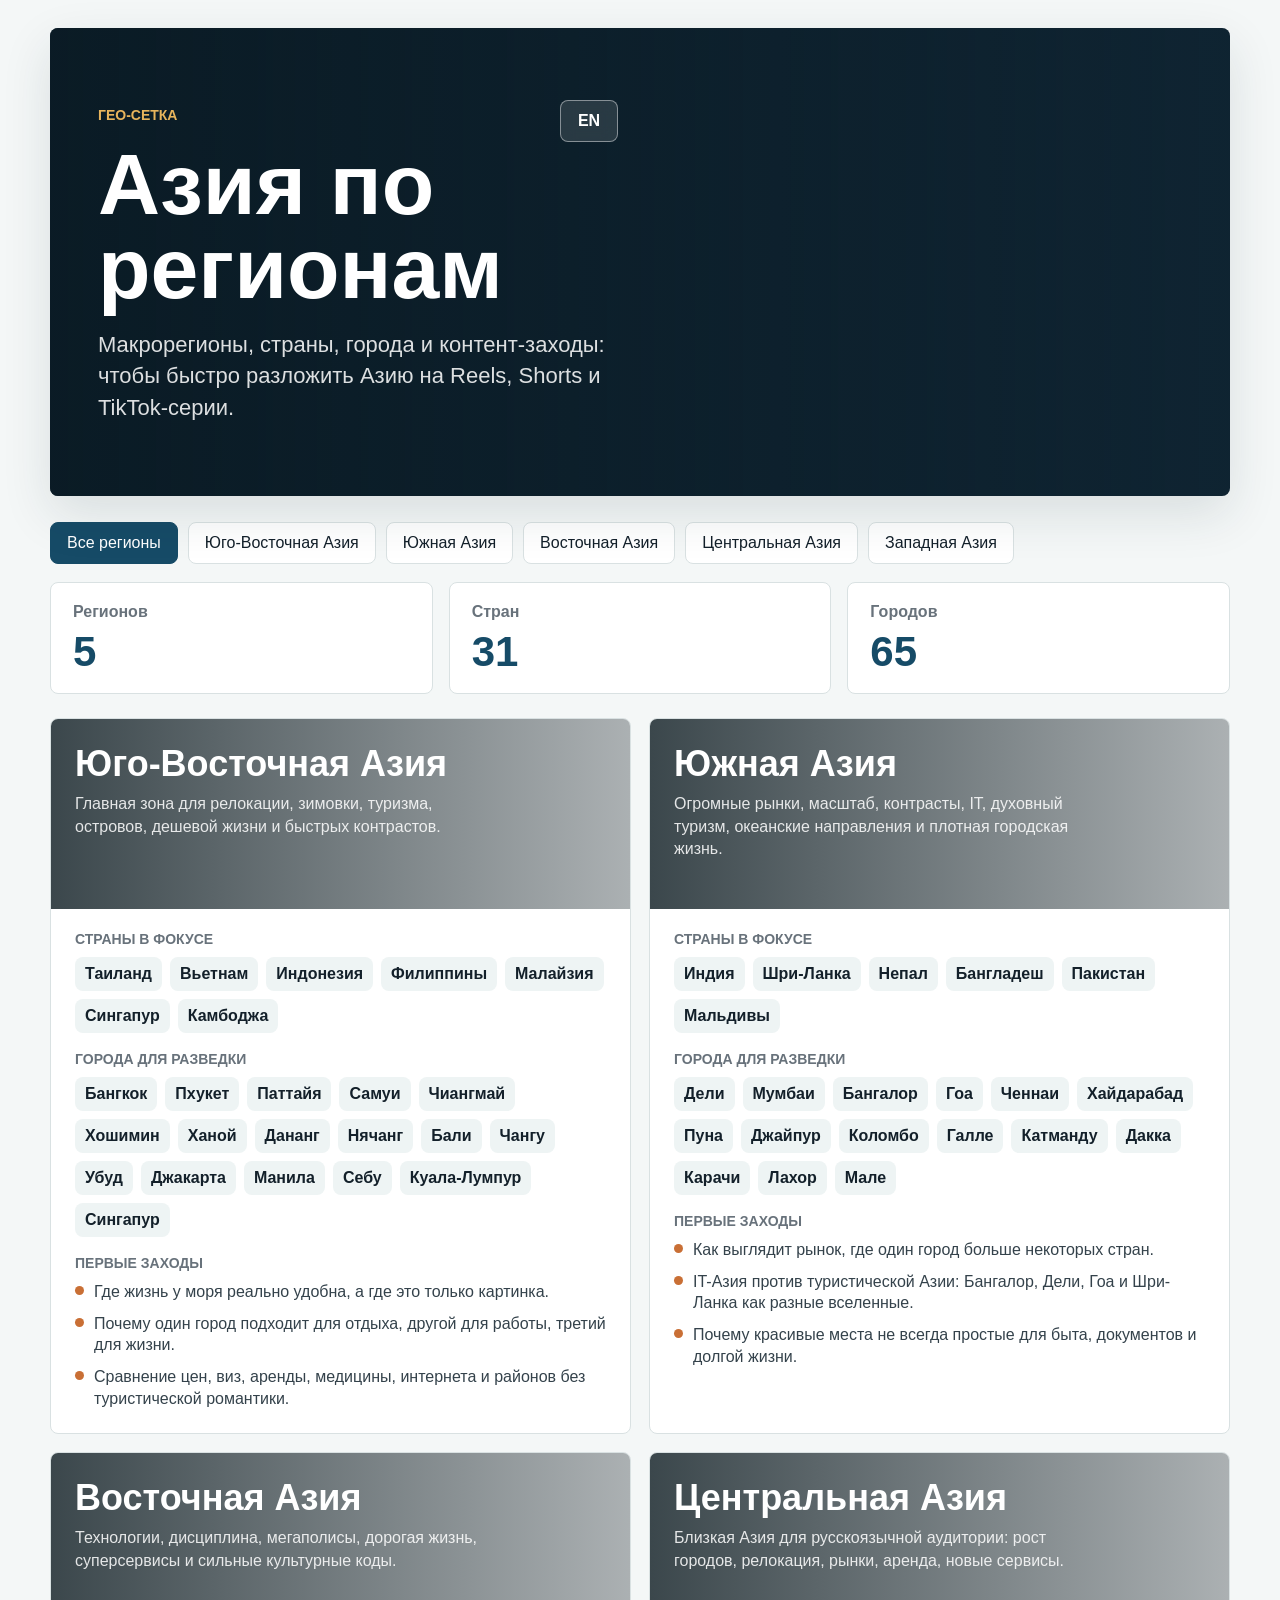
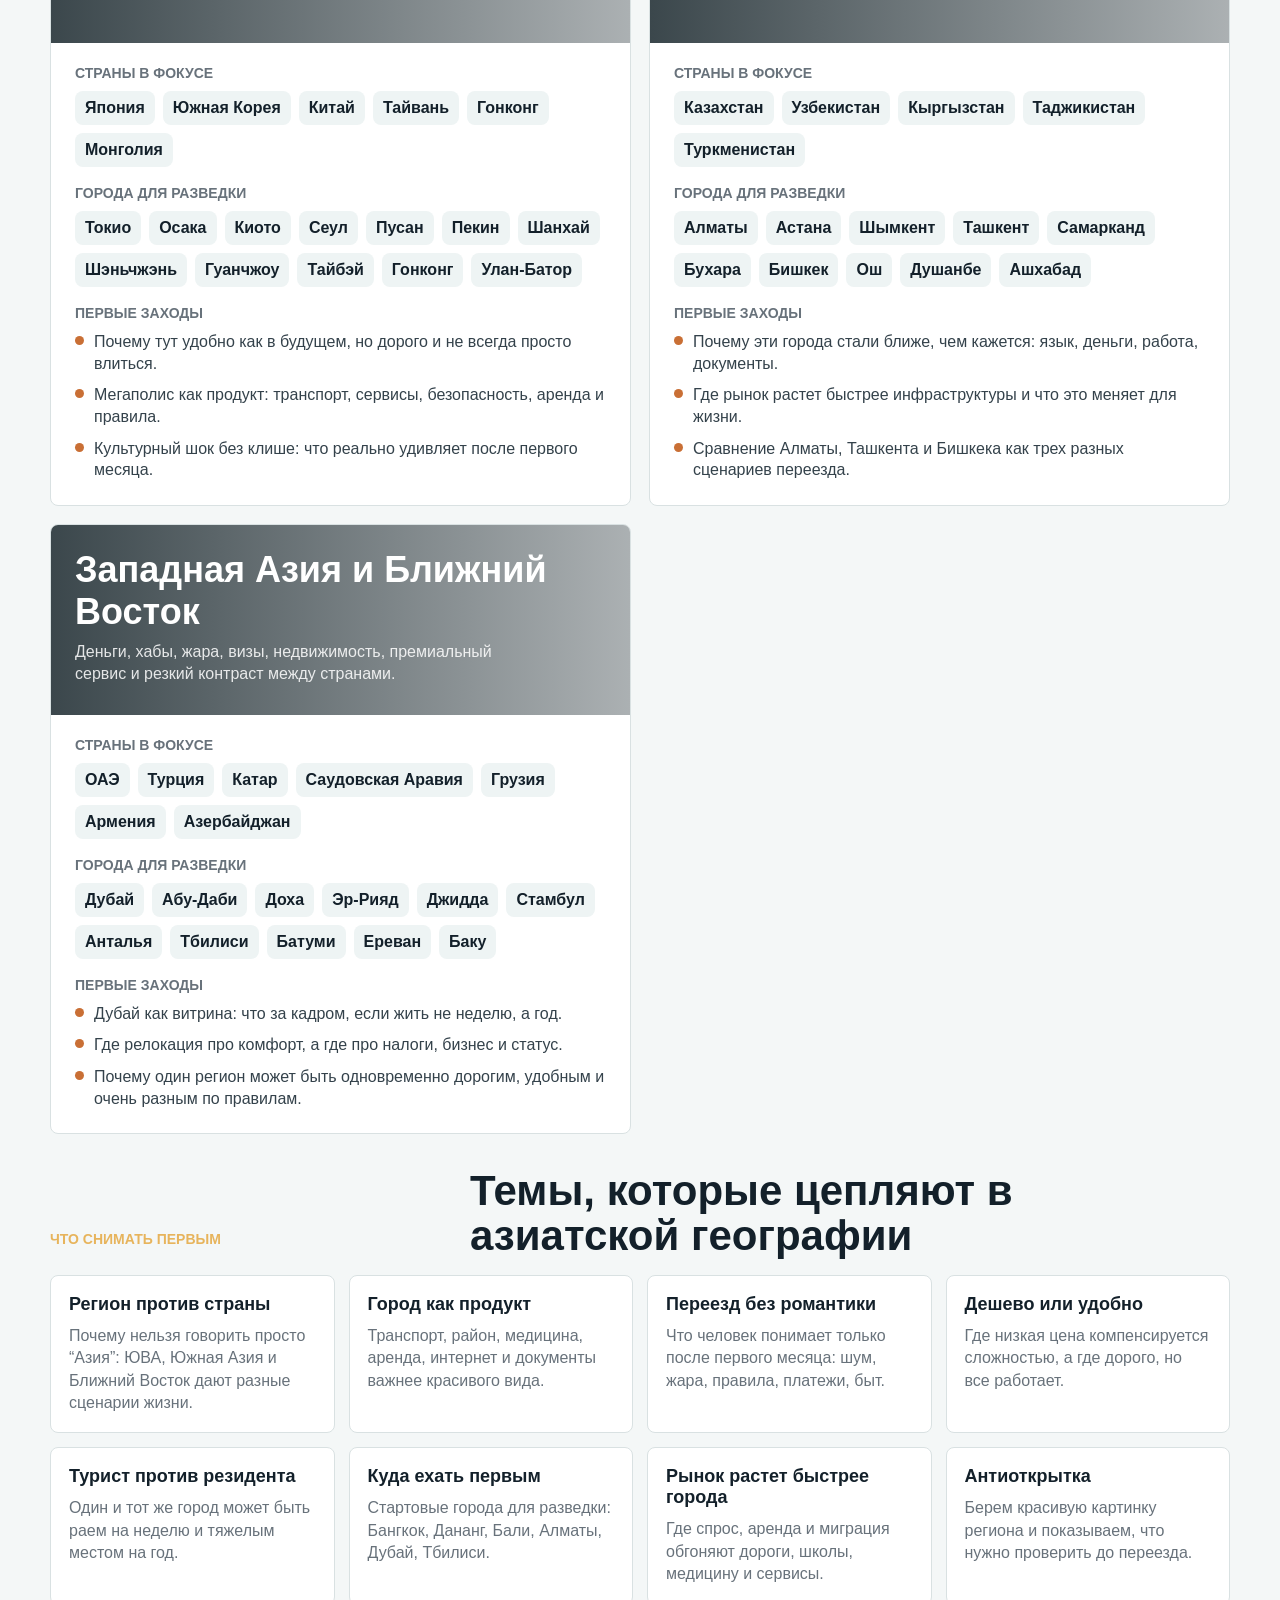
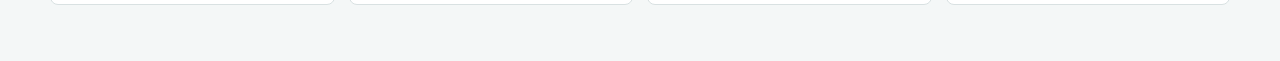
<file: index.html>
<!doctype html>
<html lang="ru">
  <head>
    <meta charset="UTF-8" />
    <meta name="viewport" content="width=device-width, initial-scale=1.0" />
    <title>Азия: регионы, страны и города для контент-сетки</title>
    <link rel="stylesheet" href="./styles.css" />
  </head>
  <body>
    <main class="shell">
      <section class="hero">
        <div class="hero__media" aria-hidden="true"></div>
        <div class="hero__content">
          <div class="hero__bar">
            <p class="eyebrow" data-i18n="eyebrow">Гео-сетка</p>
            <button class="lang-toggle" id="langToggle" type="button" aria-label="Переключить язык">EN</button>
          </div>
          <h1 data-i18n="title">Азия для контент-завода</h1>
          <p class="lead" data-i18n="lead">Страны, города и темы, которые можно быстро разложить на Reels, Shorts и TikTok-серии.</p>
        </div>
      </section>

      <section class="toolbar" aria-label="Фильтры">
        <button class="filter is-active" data-filter="all" type="button"></button>
        <button class="filter" data-filter="southeast" type="button"></button>
        <button class="filter" data-filter="south" type="button"></button>
        <button class="filter" data-filter="east" type="button"></button>
        <button class="filter" data-filter="central" type="button"></button>
        <button class="filter" data-filter="west" type="button"></button>
      </section>

      <section class="summary" aria-label="Сводка">
        <article>
          <span data-i18n="regionsLabel">Регионов</span>
          <strong id="regionCount">5</strong>
        </article>
        <article>
          <span data-i18n="countriesLabel">Стран</span>
          <strong id="countryCount">29</strong>
        </article>
        <article>
          <span data-i18n="citiesLabel">Городов</span>
          <strong id="cityCount">70</strong>
        </article>
      </section>

      <section class="grid" id="regionGrid" aria-label="Регионы, страны и города"></section>

      <section class="angles">
        <div class="section-head">
          <p class="eyebrow" data-i18n="anglesEyebrow">Что снимать первым</p>
          <h2 data-i18n="anglesTitle">Темы, которые цепляют в азиатской географии</h2>
        </div>
        <div class="angle-grid" id="angleGrid"></div>
      </section>
    </main>

    <script src="./app.js"></script>
  </body>
</html>
</file>
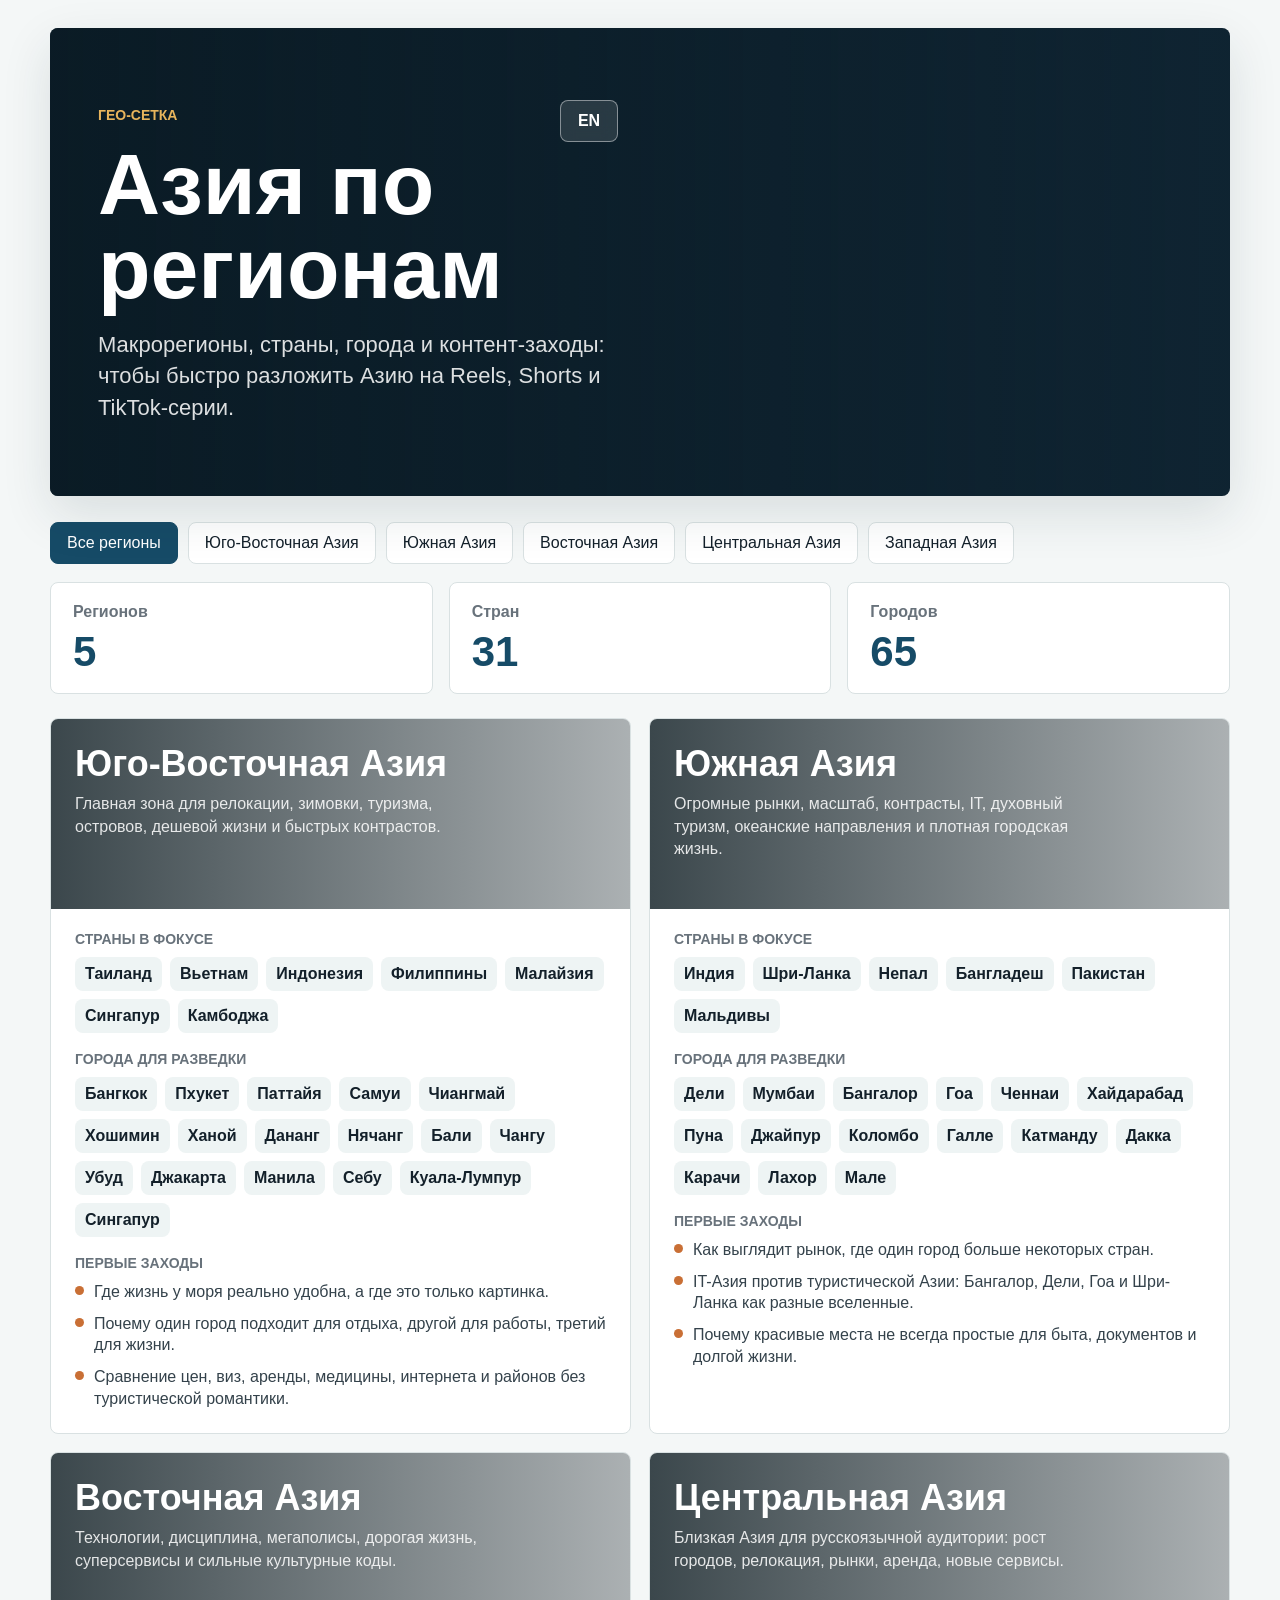
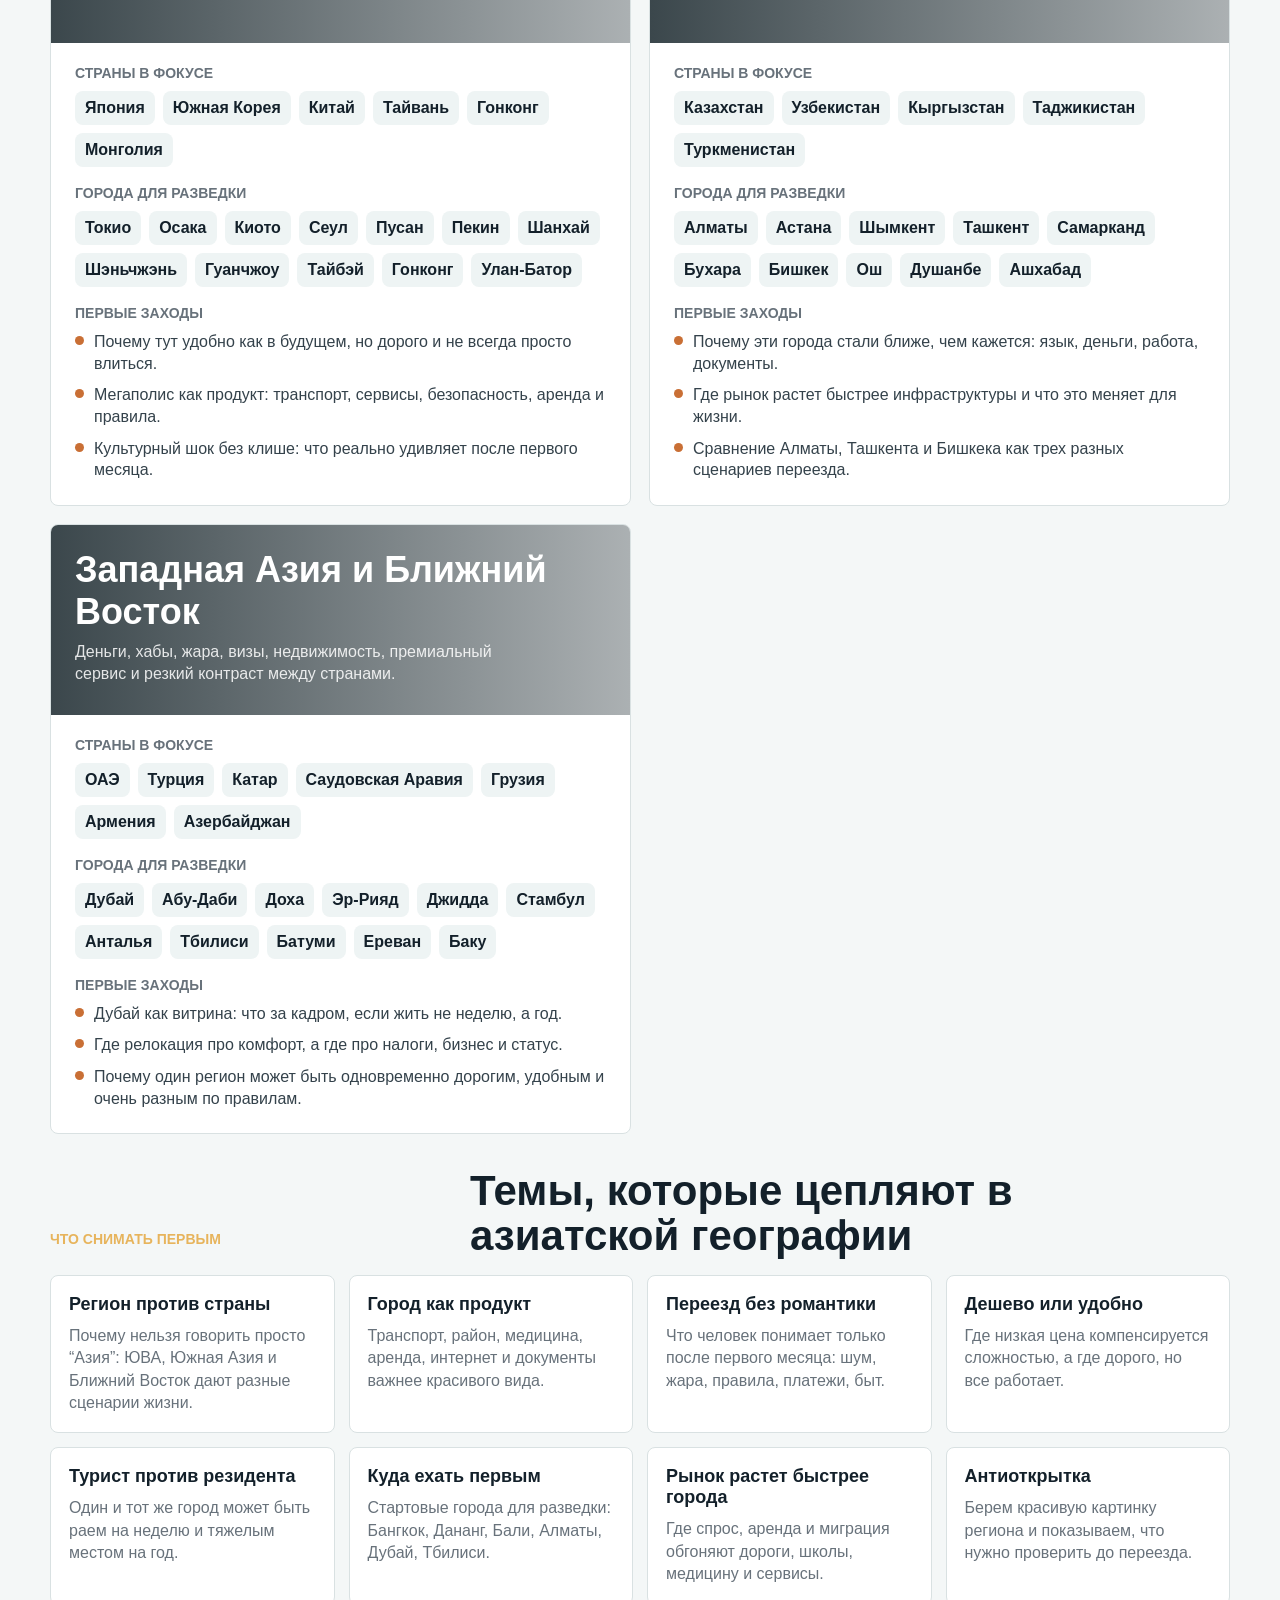
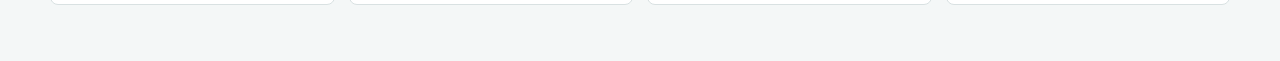
<file: asia/index.html>
<!doctype html>
<html lang="ru">
  <head>
    <meta charset="UTF-8" />
    <meta name="viewport" content="width=device-width, initial-scale=1.0" />
    <meta http-equiv="refresh" content="0; url=../" />
    <title>Азия для контент-завода</title>
    <script>
      window.location.replace("../");
    </script>
  </head>
  <body>
    <a href="../">Открыть страницу по Азии</a>
  </body>
</html>
</file>
<file: styles.css>
:root {
  color-scheme: light;
  --ink: #13202a;
  --muted: #68727b;
  --paper: #f4f7f7;
  --panel: #ffffff;
  --line: #d9e1e2;
  --blue: #164b67;
  --green: #176b5b;
  --orange: #c96f35;
  --red: #a8463e;
  --shadow: 0 18px 50px rgba(28, 48, 58, 0.12);
}

* {
  box-sizing: border-box;
}

body {
  margin: 0;
  font-family: Arial, Helvetica, sans-serif;
  background: var(--paper);
  color: var(--ink);
}

button {
  font: inherit;
}

.shell {
  width: min(1180px, calc(100% - 32px));
  margin: 0 auto;
  padding: 28px 0 56px;
}

.hero {
  position: relative;
  min-height: 380px;
  border-radius: 8px;
  overflow: hidden;
  background: #102635;
  box-shadow: var(--shadow);
}

.hero__media {
  position: absolute;
  inset: 0;
  background:
    linear-gradient(90deg, rgba(9, 25, 34, 0.84) 0%, rgba(9, 25, 34, 0.56) 44%, rgba(9, 25, 34, 0.18) 100%),
    url("https://images.unsplash.com/photo-1508009603885-50cf7c579365?auto=format&fit=crop&w=1800&q=80") center / cover;
}

.hero__content {
  position: relative;
  width: min(680px, 100%);
  padding: 72px 48px;
  color: #fff;
}

.hero__bar {
  display: flex;
  align-items: center;
  justify-content: space-between;
  gap: 16px;
  width: min(520px, 100%);
}

.lang-toggle {
  min-width: 58px;
  min-height: 42px;
  border: 1px solid rgba(255, 255, 255, 0.44);
  border-radius: 8px;
  background: rgba(255, 255, 255, 0.12);
  color: #fff;
  font-weight: 800;
  cursor: pointer;
  backdrop-filter: blur(8px);
}

.lang-toggle:hover {
  background: rgba(255, 255, 255, 0.2);
}

.eyebrow {
  margin: 0 0 12px;
  font-size: 14px;
  font-weight: 700;
  letter-spacing: 0;
  text-transform: uppercase;
  color: #e7b45c;
}

h1,
h2,
h3,
p {
  margin-top: 0;
}

h1 {
  margin-bottom: 18px;
  font-size: clamp(44px, 7vw, 86px);
  line-height: 0.98;
  letter-spacing: 0;
}

.lead {
  max-width: 560px;
  margin-bottom: 0;
  font-size: 22px;
  line-height: 1.45;
  color: rgba(255, 255, 255, 0.86);
}

.toolbar {
  display: flex;
  gap: 10px;
  flex-wrap: wrap;
  margin: 26px 0 18px;
}

.filter {
  min-height: 42px;
  padding: 0 16px;
  border: 1px solid var(--line);
  border-radius: 8px;
  background: var(--panel);
  color: var(--ink);
  cursor: pointer;
}

.filter.is-active {
  border-color: var(--blue);
  background: var(--blue);
  color: #fff;
}

.summary {
  display: grid;
  grid-template-columns: repeat(3, minmax(0, 1fr));
  gap: 16px;
  margin-bottom: 24px;
}

.summary article,
.country-card,
.angle-card {
  border: 1px solid var(--line);
  border-radius: 8px;
  background: var(--panel);
}

.summary article {
  padding: 20px 22px;
}

.summary span {
  display: block;
  margin-bottom: 10px;
  color: var(--muted);
  font-weight: 700;
}

.summary strong {
  display: block;
  font-size: 42px;
  line-height: 1;
  color: var(--blue);
}

.grid {
  display: grid;
  grid-template-columns: repeat(2, minmax(0, 1fr));
  gap: 18px;
}

.country-card {
  overflow: hidden;
}

.country-card__top {
  min-height: 190px;
  padding: 24px;
  color: #fff;
  background-size: cover;
  background-position: center;
  position: relative;
}

.country-card__top::before {
  content: "";
  position: absolute;
  inset: 0;
  background: linear-gradient(90deg, rgba(10, 25, 31, 0.8), rgba(10, 25, 31, 0.34));
}

.country-card__top > * {
  position: relative;
}

.country-card h3 {
  margin-bottom: 8px;
  font-size: 36px;
  letter-spacing: 0;
}

.tagline {
  max-width: 420px;
  margin-bottom: 0;
  color: rgba(255, 255, 255, 0.86);
  line-height: 1.4;
}

.country-card__body {
  padding: 22px 24px 24px;
}

.label {
  margin-bottom: 10px;
  color: var(--muted);
  font-size: 14px;
  font-weight: 700;
  text-transform: uppercase;
}

.cities {
  display: flex;
  flex-wrap: wrap;
  gap: 8px;
  margin-bottom: 18px;
}

.city {
  padding: 8px 10px;
  border-radius: 8px;
  background: #eef4f4;
  color: var(--ink);
  font-weight: 700;
}

.signals {
  display: grid;
  gap: 10px;
  padding: 0;
  margin: 0;
  list-style: none;
}

.signals li {
  display: grid;
  grid-template-columns: 9px 1fr;
  gap: 10px;
  align-items: start;
  color: #34424b;
  line-height: 1.35;
}

.signals li::before {
  content: "";
  width: 9px;
  height: 9px;
  margin-top: 5px;
  border-radius: 50%;
  background: var(--orange);
}

.angles {
  margin-top: 34px;
}

.section-head {
  display: flex;
  align-items: end;
  justify-content: space-between;
  gap: 18px;
  margin-bottom: 16px;
}

.section-head h2 {
  max-width: 760px;
  margin-bottom: 0;
  font-size: 42px;
  line-height: 1.08;
  letter-spacing: 0;
}

.angle-grid {
  display: grid;
  grid-template-columns: repeat(4, minmax(0, 1fr));
  gap: 14px;
}

.angle-card {
  padding: 18px;
  min-height: 150px;
}

.angle-card strong {
  display: block;
  margin-bottom: 10px;
  font-size: 18px;
}

.angle-card p {
  margin-bottom: 0;
  color: var(--muted);
  line-height: 1.4;
}

@media (max-width: 840px) {
  .hero {
    min-height: 460px;
  }

  .hero__content {
    padding: 48px 24px;
  }

  .summary,
  .grid,
  .angle-grid {
    grid-template-columns: 1fr;
  }

  .section-head {
    display: block;
  }

  .section-head h2 {
    font-size: 34px;
  }
}
</file>
